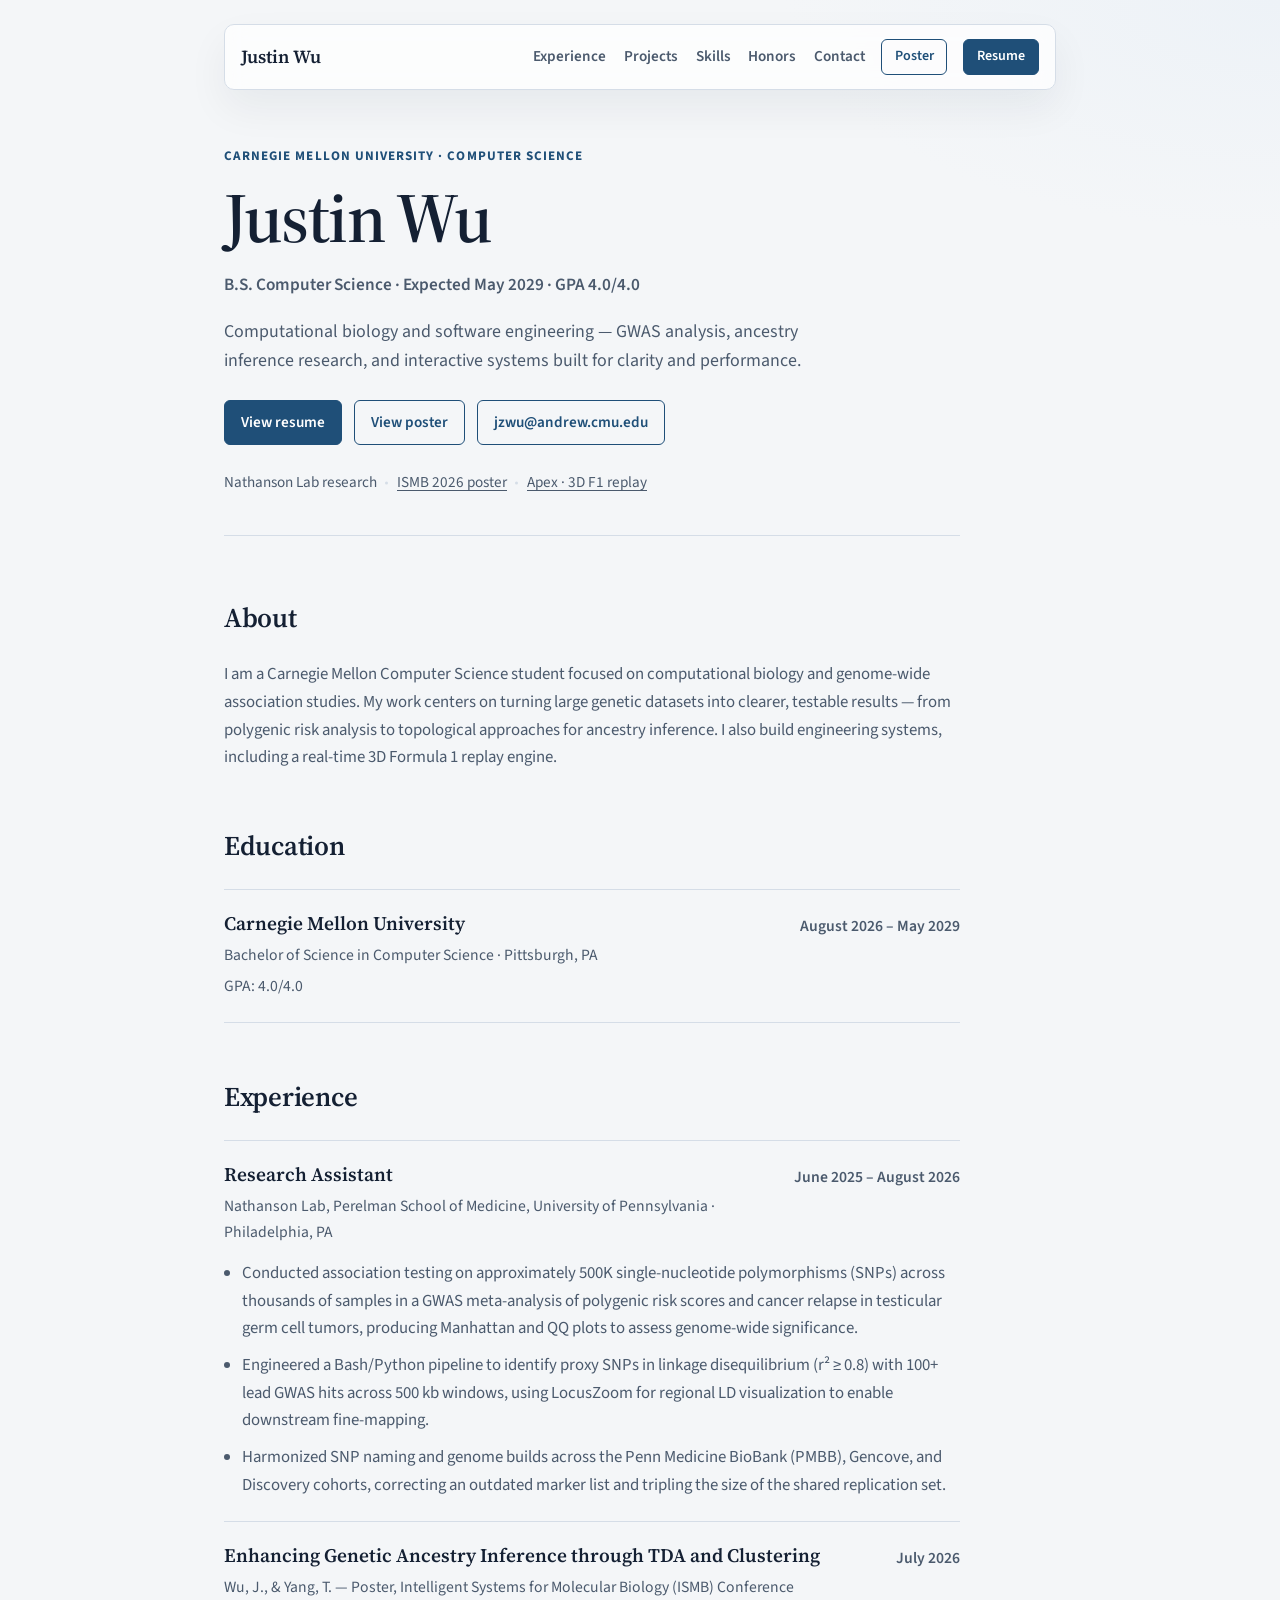
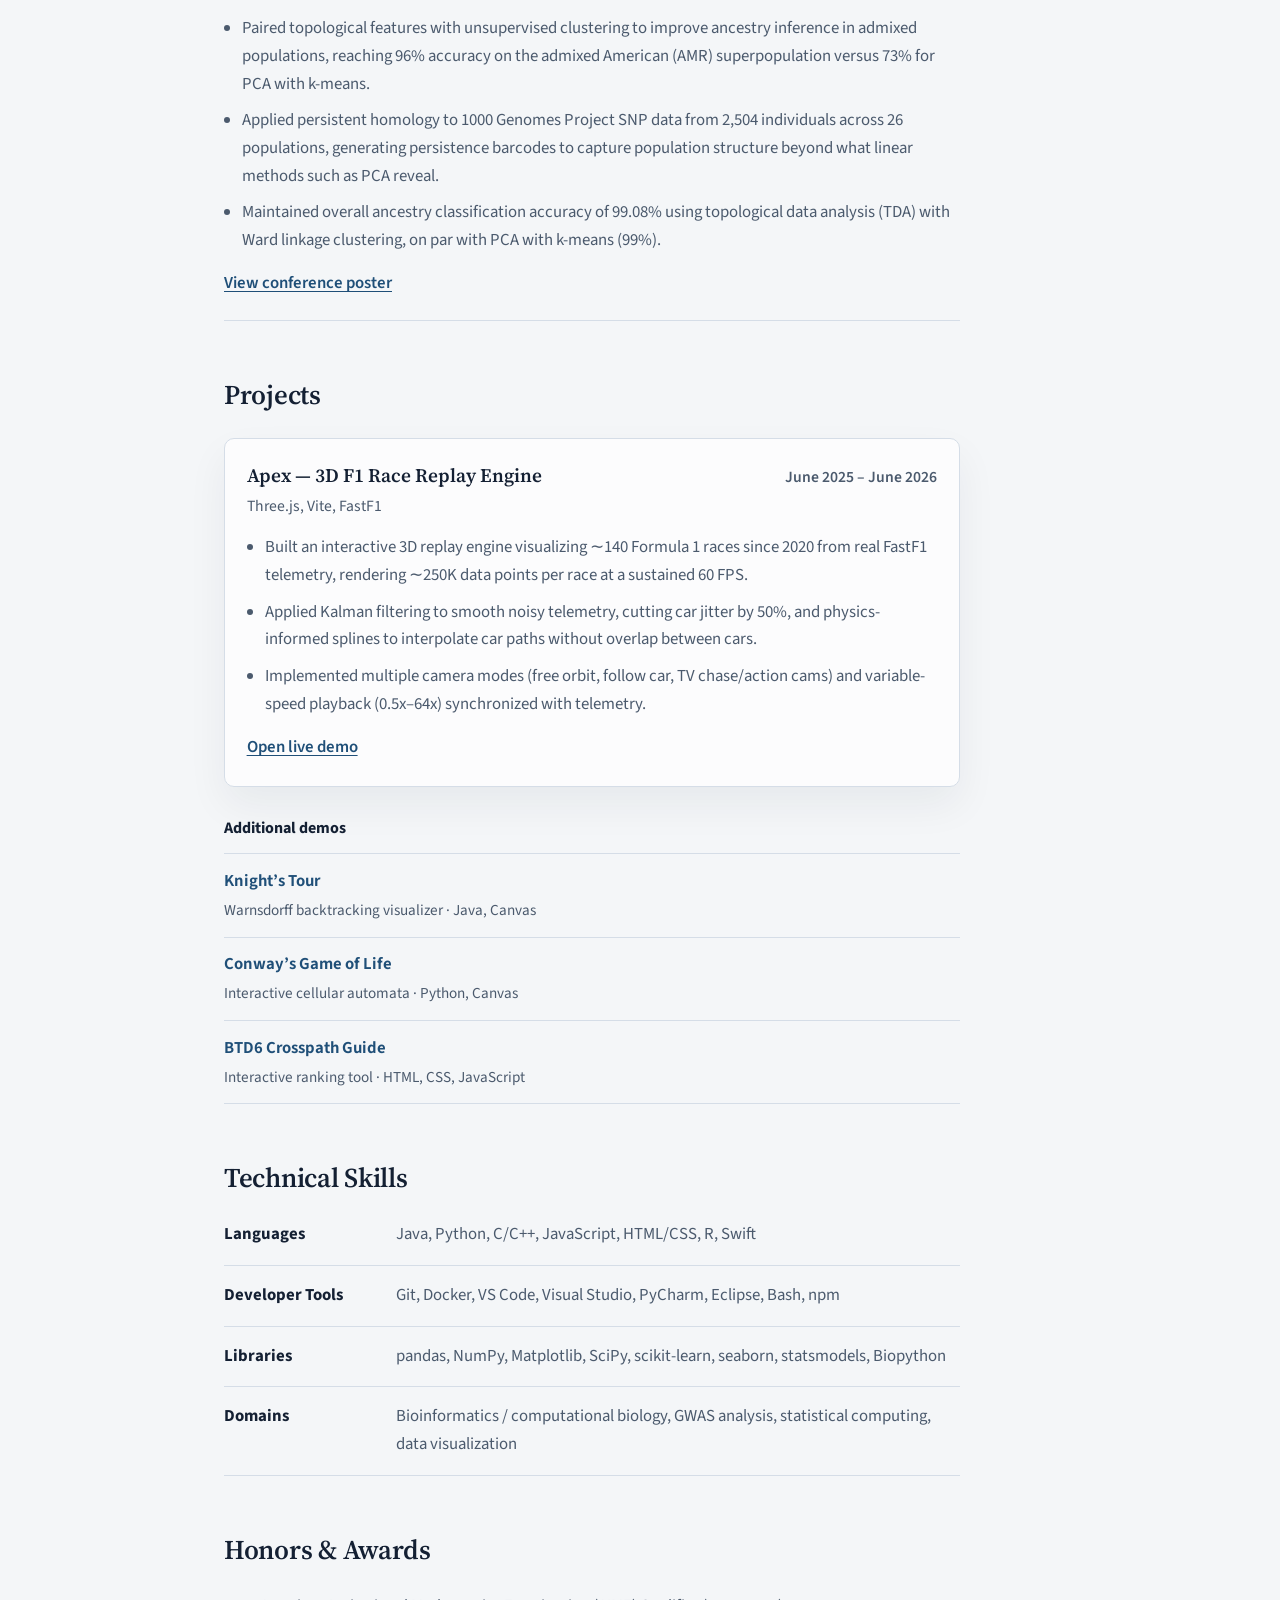
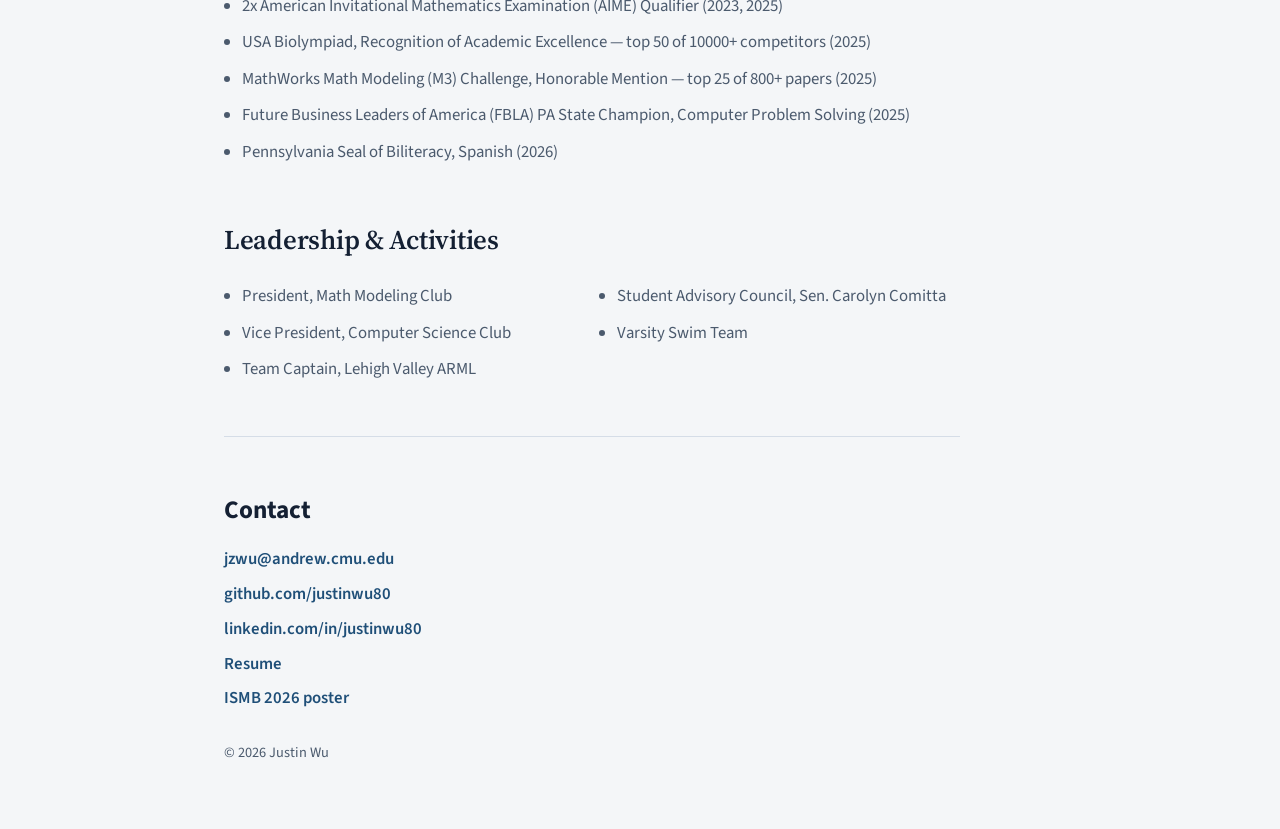
<file: index.html>
<!DOCTYPE html>
<html lang="en">

<head>
    <meta charset="utf-8">
    <meta name="viewport" content="width=device-width, initial-scale=1.0">
    <title>Justin Wu | Carnegie Mellon CS</title>
    <meta name="description"
        content="Justin Wu — Carnegie Mellon Computer Science student. Computational biology research, GWAS analysis, ISMB 2026 poster, and selected engineering projects.">
    <meta name="theme-color" content="#f4f6f8">
    <link rel="icon" type="image/jpeg" href="galaxy.jpeg">
    <link rel="preconnect" href="https://fonts.googleapis.com">
    <link rel="preconnect" href="https://fonts.gstatic.com" crossorigin>
    <link href="https://fonts.googleapis.com/css2?family=Source+Sans+3:ital,wght@0,400;0,500;0,600;0,700;1,400&family=Source+Serif+4:opsz,wght@8..60,500;8..60,600;8..60,700&display=swap" rel="stylesheet">
    <link rel="stylesheet" href="styles.css">
</head>

<body>
    <a href="#main-content" class="skip-link">Skip to content</a>

    <div class="page">
        <header class="topbar">
            <a class="brand" href="#">Justin Wu</a>
            <nav class="site-nav" aria-label="Primary">
                <a href="#experience">Experience</a>
                <a href="#projects">Projects</a>
                <a href="#skills">Skills</a>
                <a href="#honors">Honors</a>
                <a href="#contact">Contact</a>
            </nav>
            <a class="button button-small button-ghost" href="poster/">Poster</a>
            <a class="button button-small" href="resume/">Resume</a>
        </header>

        <header class="hero">
            <p class="eyebrow">Carnegie Mellon University · Computer Science</p>
            <h1>Justin Wu</h1>
            <p class="hero-role">B.S. Computer Science · Expected May 2029 · GPA 4.0/4.0</p>
            <p class="hero-summary">
                Computational biology and software engineering — GWAS analysis, ancestry inference research,
                and interactive systems built for clarity and performance.
            </p>
            <div class="hero-actions">
                <a class="button" href="resume/">View resume</a>
                <a class="button button-ghost" href="poster/">View poster</a>
                <a class="button button-ghost" href="mailto:jzwu@andrew.cmu.edu">jzwu@andrew.cmu.edu</a>
            </div>
            <ul class="hero-meta" aria-label="Highlights">
                <li>Nathanson Lab research</li>
                <li><a href="poster/">ISMB 2026 poster</a></li>
                <li><a href="apex/">Apex · 3D F1 replay</a></li>
            </ul>
        </header>

        <main id="main-content">
            <section id="about">
                <h2>About</h2>
                <p>
                    I am a Carnegie Mellon Computer Science student focused on computational biology and
                    genome-wide association studies. My work centers on turning large genetic datasets into clearer,
                    testable results — from polygenic risk analysis to topological approaches for ancestry inference.
                    I also build engineering systems, including a real-time 3D Formula 1 replay engine.
                </p>
            </section>

            <section id="education">
                <h2>Education</h2>
                <article class="entry">
                    <div class="entry-head">
                        <div>
                            <h3>Carnegie Mellon University</h3>
                            <p class="entry-sub">Bachelor of Science in Computer Science · Pittsburgh, PA</p>
                        </div>
                        <p class="entry-date">August 2026 – May 2029</p>
                    </div>
                    <p class="entry-note">GPA: 4.0/4.0</p>
                </article>
            </section>

            <section id="experience">
                <h2>Experience</h2>

                <article class="entry">
                    <div class="entry-head">
                        <div>
                            <h3>Research Assistant</h3>
                            <p class="entry-sub">Nathanson Lab, Perelman School of Medicine, University of Pennsylvania · Philadelphia, PA</p>
                        </div>
                        <p class="entry-date">June 2025 – August 2026</p>
                    </div>
                    <ul>
                        <li>Conducted association testing on approximately 500K single-nucleotide polymorphisms (SNPs)
                            across thousands of samples in a GWAS meta-analysis of polygenic risk scores and cancer
                            relapse in testicular germ cell tumors, producing Manhattan and QQ plots to assess
                            genome-wide significance.</li>
                        <li>Engineered a Bash/Python pipeline to identify proxy SNPs in linkage disequilibrium
                            (r² ≥ 0.8) with 100+ lead GWAS hits across 500 kb windows, using LocusZoom for regional LD
                            visualization to enable downstream fine-mapping.</li>
                        <li>Harmonized SNP naming and genome builds across the Penn Medicine BioBank (PMBB), Gencove,
                            and Discovery cohorts, correcting an outdated marker list and tripling the size of the
                            shared replication set.</li>
                    </ul>
                </article>

                <article class="entry">
                    <div class="entry-head">
                        <div>
                            <h3><a href="poster/">Enhancing Genetic Ancestry Inference through TDA and Clustering</a></h3>
                            <p class="entry-sub">Wu, J., &amp; Yang, T. — Poster, Intelligent Systems for Molecular Biology (ISMB) Conference</p>
                        </div>
                        <p class="entry-date">July 2026</p>
                    </div>
                    <ul>
                        <li>Paired topological features with unsupervised clustering to improve ancestry inference in
                            admixed populations, reaching 96% accuracy on the admixed American (AMR) superpopulation
                            versus 73% for PCA with k-means.</li>
                        <li>Applied persistent homology to 1000 Genomes Project SNP data from 2,504 individuals across
                            26 populations, generating persistence barcodes to capture population structure beyond what
                            linear methods such as PCA reveal.</li>
                        <li>Maintained overall ancestry classification accuracy of 99.08% using topological data
                            analysis (TDA) with Ward linkage clustering, on par with PCA with k-means (99%).</li>
                    </ul>
                    <p class="entry-link"><a href="poster/">View conference poster</a></p>
                </article>
            </section>

            <section id="projects">
                <h2>Projects</h2>

                <article class="entry featured">
                    <div class="entry-head">
                        <div>
                            <h3><a href="apex/">Apex — 3D F1 Race Replay Engine</a></h3>
                            <p class="entry-sub">Three.js, Vite, FastF1</p>
                        </div>
                        <p class="entry-date">June 2025 – June 2026</p>
                    </div>
                    <ul>
                        <li>Built an interactive 3D replay engine visualizing ∼140 Formula 1 races since 2020 from real
                            FastF1 telemetry, rendering ∼250K data points per race at a sustained 60 FPS.</li>
                        <li>Applied Kalman filtering to smooth noisy telemetry, cutting car jitter by 50%, and
                            physics-informed splines to interpolate car paths without overlap between cars.</li>
                        <li>Implemented multiple camera modes (free orbit, follow car, TV chase/action cams) and
                            variable-speed playback (0.5x–64x) synchronized with telemetry.</li>
                    </ul>
                    <p class="entry-link"><a href="apex/">Open live demo</a></p>
                </article>

                <div class="secondary-projects">
                    <h3>Additional demos</h3>
                    <ul class="link-list">
                        <li>
                            <a href="knights-tour/">Knight’s Tour</a>
                            <span>Warnsdorff backtracking visualizer · Java, Canvas</span>
                        </li>
                        <li>
                            <a href="game-of-life/">Conway’s Game of Life</a>
                            <span>Interactive cellular automata · Python, Canvas</span>
                        </li>
                        <li>
                            <a href="btd6/" id="btd6-link">BTD6 Crosspath Guide</a>
                            <span>Interactive ranking tool · HTML, CSS, JavaScript</span>
                        </li>
                    </ul>
                </div>
            </section>

            <section id="skills">
                <h2>Technical Skills</h2>
                <dl class="skills-list">
                    <div>
                        <dt>Languages</dt>
                        <dd>Java, Python, C/C++, JavaScript, HTML/CSS, R, Swift</dd>
                    </div>
                    <div>
                        <dt>Developer Tools</dt>
                        <dd>Git, Docker, VS Code, Visual Studio, PyCharm, Eclipse, Bash, npm</dd>
                    </div>
                    <div>
                        <dt>Libraries</dt>
                        <dd>pandas, NumPy, Matplotlib, SciPy, scikit-learn, seaborn, statsmodels, Biopython</dd>
                    </div>
                    <div>
                        <dt>Domains</dt>
                        <dd>Bioinformatics / computational biology, GWAS analysis, statistical computing, data visualization</dd>
                    </div>
                </dl>
            </section>

            <section id="honors">
                <h2>Honors &amp; Awards</h2>
                <ul class="plain-list">
                    <li>2x American Invitational Mathematics Examination (AIME) Qualifier (2023, 2025)</li>
                    <li>USA Biolympiad, Recognition of Academic Excellence — top 50 of 10000+ competitors (2025)</li>
                    <li>MathWorks Math Modeling (M3) Challenge, Honorable Mention — top 25 of 800+ papers (2025)</li>
                    <li>Future Business Leaders of America (FBLA) PA State Champion, Computer Problem Solving (2025)</li>
                    <li>Pennsylvania Seal of Biliteracy, Spanish (2026)</li>
                </ul>
            </section>

            <section id="leadership">
                <h2>Leadership &amp; Activities</h2>
                <ul class="plain-list two-col">
                    <li>President, Math Modeling Club</li>
                    <li>Vice President, Computer Science Club</li>
                    <li>Team Captain, Lehigh Valley ARML</li>
                    <li>Student Advisory Council, Sen. Carolyn Comitta</li>
                    <li>Varsity Swim Team</li>
                </ul>
            </section>
        </main>

        <footer id="contact" class="site-footer">
            <h2>Contact</h2>
            <ul class="contact-list">
                <li><a href="mailto:jzwu@andrew.cmu.edu">jzwu@andrew.cmu.edu</a></li>
                <li><a href="https://github.com/justinwu80" target="_blank" rel="noopener noreferrer">github.com/justinwu80</a></li>
                <li><a href="https://www.linkedin.com/in/justinwu80/" target="_blank" rel="noopener noreferrer">linkedin.com/in/justinwu80</a></li>
                <li><a href="resume/">Resume</a></li>
                <li><a href="poster/">ISMB 2026 poster</a></li>
            </ul>
            <p class="copyright">&copy; 2026 Justin Wu</p>
        </footer>
    </div>

    <script src="script.js"></script>
</body>

</html>
</file>
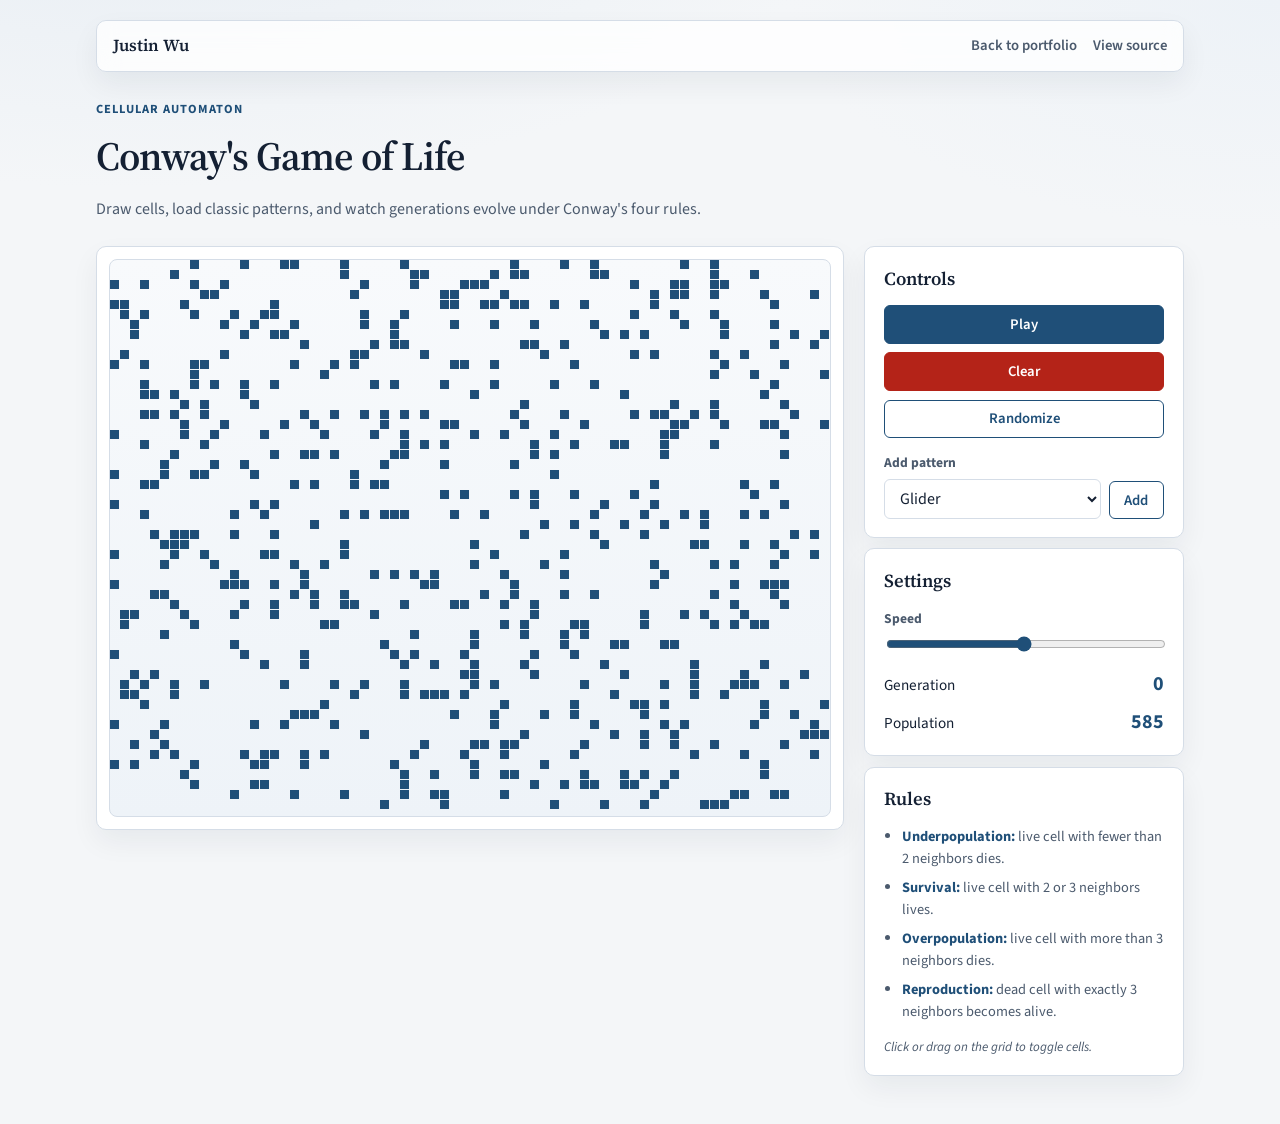
<file: game-of-life/index.html>
<!DOCTYPE html>
<html lang="en">

<head>
    <meta charset="UTF-8">
    <meta name="viewport" content="width=device-width, initial-scale=1.0">
    <title>Game of Life Demo | Justin Wu</title>
    <link rel="icon" type="image/jpeg" href="../galaxy.jpeg">
    <link rel="preconnect" href="https://fonts.googleapis.com">
    <link rel="preconnect" href="https://fonts.gstatic.com" crossorigin>
    <link href="https://fonts.googleapis.com/css2?family=Source+Sans+3:wght@400;600;700&family=Source+Serif+4:opsz,wght@8..60,600;8..60,700&display=swap" rel="stylesheet">
    <link rel="stylesheet" href="../project.css">
    <style>
        .canvas-wrap {
            width: 100%;
            min-height: min(62vh, 560px);
            height: min(62vh, 560px);
            border: 1px solid var(--line);
            border-radius: 8px;
            background:
                linear-gradient(180deg, #f8fafc 0%, #eef3f8 100%);
            overflow: hidden;
            display: flex;
            align-items: stretch;
            justify-content: stretch;
        }

        canvas#game-canvas {
            width: 100%;
            height: 100%;
            display: block;
            cursor: crosshair;
            touch-action: none;
        }

        .btn-row {
            display: grid;
            gap: 0.55rem;
        }

        .btn-row .button {
            width: 100%;
        }

        .pattern-row {
            display: grid;
            grid-template-columns: 1fr auto;
            gap: 0.5rem;
            align-items: end;
        }

        .pattern-row select {
            width: 100%;
            min-height: 2.4rem;
            padding: 0.45rem 0.65rem;
            border: 1px solid var(--line);
            border-radius: 6px;
            background: #fff;
            color: var(--ink);
            font: inherit;
        }

        .rules-list {
            margin: 0;
            padding-left: 1.1rem;
            color: var(--muted);
            font-size: 0.9rem;
        }

        .rules-list li {
            margin-bottom: 0.4rem;
        }

        .rules-list strong {
            color: var(--accent);
        }

        .hint {
            margin: 0.85rem 0 0;
            font-size: 0.82rem;
            color: var(--muted);
            font-style: italic;
        }

        @media (max-width: 860px) {
            .canvas-wrap {
                min-height: 48vh;
                height: 48vh;
            }
        }
    </style>
</head>

<body>
    <div class="page">
        <header class="topbar">
            <a class="brand" href="../">Justin Wu</a>
            <nav class="nav-links">
                <a href="../">Back to portfolio</a>
                <a href="https://github.com/justinwu80/Game-of-Life-Python" target="_blank" rel="noopener noreferrer">View source</a>
            </nav>
        </header>

        <section class="demo-hero">
            <p class="eyebrow">Cellular automaton</p>
            <h1>Conway's Game of Life</h1>
            <p>Draw cells, load classic patterns, and watch generations evolve under Conway's four rules.</p>
        </section>

        <div class="layout-split">
            <div class="panel" style="padding: 0.75rem;">
                <div class="canvas-wrap">
                    <canvas id="game-canvas" aria-label="Game of Life grid"></canvas>
                </div>
            </div>

            <aside class="stack">
                <div class="panel">
                    <h2>Controls</h2>
                    <div class="btn-row">
                        <button type="button" id="btn-play" class="button">Play</button>
                        <button type="button" id="btn-clear" class="button button-danger">Clear</button>
                        <button type="button" id="btn-random" class="button button-ghost">Randomize</button>
                    </div>
                    <div class="field" style="margin-top: 0.9rem; margin-bottom: 0;">
                        <label for="pattern-select">Add pattern</label>
                        <div class="pattern-row">
                            <select id="pattern-select">
                                <option value="glider">Glider</option>
                                <option value="gosper">Gosper Glider Gun</option>
                                <option value="pulsar">Pulsar</option>
                                <option value="spaceship">Spaceship</option>
                            </select>
                            <button type="button" id="btn-add-pattern" class="button button-ghost" aria-label="Add selected pattern">Add</button>
                        </div>
                    </div>
                </div>

                <div class="panel">
                    <h2>Settings</h2>
                    <div class="field">
                        <label for="speed-slider">Speed</label>
                        <input type="range" id="speed-slider" min="1" max="60" value="30">
                    </div>
                    <div class="stat-row">
                        <span>Generation</span>
                        <strong id="gen-count">0</strong>
                    </div>
                    <div class="stat-row" style="margin-top: 0.45rem;">
                        <span>Population</span>
                        <strong id="pop-count">0</strong>
                    </div>
                </div>

                <div class="panel">
                    <h2>Rules</h2>
                    <ul class="rules-list">
                        <li><strong>Underpopulation:</strong> live cell with fewer than 2 neighbors dies.</li>
                        <li><strong>Survival:</strong> live cell with 2 or 3 neighbors lives.</li>
                        <li><strong>Overpopulation:</strong> live cell with more than 3 neighbors dies.</li>
                        <li><strong>Reproduction:</strong> dead cell with exactly 3 neighbors becomes alive.</li>
                    </ul>
                    <p class="hint">Click or drag on the grid to toggle cells.</p>
                </div>
            </aside>
        </div>
    </div>

    <script>
        const canvas = document.getElementById('game-canvas');
        const ctx = canvas.getContext('2d');
        const btnPlay = document.getElementById('btn-play');
        const btnClear = document.getElementById('btn-clear');
        const btnRandom = document.getElementById('btn-random');
        const patternSelect = document.getElementById('pattern-select');
        const btnAddPattern = document.getElementById('btn-add-pattern');
        const speedSlider = document.getElementById('speed-slider');
        const genCountEl = document.getElementById('gen-count');
        const popCountEl = document.getElementById('pop-count');

        const CELL_COLOR = '#1f4f78';
        let cellSize = 10;
        let cols = 0;
        let rows = 0;
        let grid = [];
        let isPlaying = false;
        let animationId;
        let generation = 0;
        let lastFrameTime = 0;
        let fps = 30;
        let paintMode = null; // 0 erase, 1 paint — set on pointer down

        function createEmptyGrid(c, r) {
            return new Array(c).fill(null).map(() => new Array(r).fill(0));
        }

        function resizeCanvas() {
            const parent = canvas.parentElement;
            const width = Math.max(1, parent.clientWidth);
            const height = Math.max(1, parent.clientHeight);
            canvas.width = width;
            canvas.height = height;

            const newCols = Math.max(1, Math.floor(width / cellSize));
            const newRows = Math.max(1, Math.floor(height / cellSize));

            if (!grid.length) {
                cols = newCols;
                rows = newRows;
                grid = createEmptyGrid(cols, rows);
            } else {
                const next = createEmptyGrid(newCols, newRows);
                const copyCols = Math.min(cols, newCols);
                const copyRows = Math.min(rows, newRows);
                for (let i = 0; i < copyCols; i++) {
                    for (let j = 0; j < copyRows; j++) {
                        next[i][j] = grid[i][j];
                    }
                }
                grid = next;
                cols = newCols;
                rows = newRows;
            }

            draw();
            updateStats();
        }

        function resetGrid() {
            grid = createEmptyGrid(cols, rows);
            generation = 0;
            updateStats();
        }

        function randomizeGrid() {
            for (let i = 0; i < cols; i++) {
                for (let j = 0; j < rows; j++) {
                    grid[i][j] = Math.random() > 0.85 ? 1 : 0;
                }
            }
            generation = 0;
            draw();
            updateStats();
        }

        const patterns = {
            glider: [[0, 1], [1, 2], [2, 0], [2, 1], [2, 2]],
            gosper: [
                [0, 4], [0, 5], [1, 4], [1, 5],
                [10, 4], [10, 5], [10, 6], [11, 3], [11, 7], [12, 2], [12, 8], [13, 2], [13, 8], [14, 5], [15, 3], [15, 7], [16, 4], [16, 5], [16, 6], [17, 5],
                [20, 2], [20, 3], [20, 4], [21, 2], [21, 3], [21, 4], [22, 1], [22, 5], [24, 0], [24, 1], [24, 5], [24, 6],
                [34, 2], [34, 3], [35, 2], [35, 3]
            ],
            pulsar: [
                [2, 4], [2, 5], [2, 6], [2, 10], [2, 11], [2, 12],
                [4, 2], [4, 7], [4, 9], [4, 14],
                [5, 2], [5, 7], [5, 9], [5, 14],
                [6, 2], [6, 7], [6, 9], [6, 14],
                [7, 4], [7, 5], [7, 6], [7, 10], [7, 11], [7, 12],
                [9, 4], [9, 5], [9, 6], [9, 10], [9, 11], [9, 12],
                [10, 2], [10, 7], [10, 9], [10, 14],
                [11, 2], [11, 7], [11, 9], [11, 14],
                [12, 2], [12, 7], [12, 9], [12, 14],
                [14, 4], [14, 5], [14, 6], [14, 10], [14, 11], [14, 12]
            ],
            spaceship: [
                [1, 0], [2, 0], [3, 0], [4, 0],
                [0, 1], [4, 1],
                [4, 2],
                [0, 3], [3, 3]
            ]
        };

        function addPattern(name) {
            const pattern = patterns[name];
            if (!pattern || !cols || !rows) return;

            const offsetX = Math.floor(cols / 2) - 10;
            const offsetY = Math.floor(rows / 2) - 10;

            pattern.forEach(([x, y]) => {
                const targetX = (offsetX + x + cols) % cols;
                const targetY = (offsetY + y + rows) % rows;
                grid[targetX][targetY] = 1;
            });
            draw();
            updateStats();
        }

        function draw() {
            ctx.clearRect(0, 0, canvas.width, canvas.height);
            ctx.fillStyle = CELL_COLOR;

            let population = 0;
            for (let i = 0; i < cols; i++) {
                for (let j = 0; j < rows; j++) {
                    if (grid[i][j] === 1) {
                        ctx.fillRect(i * cellSize, j * cellSize, cellSize - 1, cellSize - 1);
                        population++;
                    }
                }
            }
            popCountEl.textContent = String(population);
        }

        function update() {
            const nextGrid = grid.map(arr => [...arr]);
            let hasChanges = false;

            for (let i = 0; i < cols; i++) {
                for (let j = 0; j < rows; j++) {
                    const neighbors = countNeighbors(grid, i, j);
                    const state = grid[i][j];

                    if (state === 0 && neighbors === 3) {
                        nextGrid[i][j] = 1;
                        hasChanges = true;
                    } else if (state === 1 && (neighbors < 2 || neighbors > 3)) {
                        nextGrid[i][j] = 0;
                        hasChanges = true;
                    }
                }
            }

            grid = nextGrid;
            if (hasChanges) {
                generation++;
                updateStats();
            }
        }

        function countNeighbors(g, x, y) {
            let sum = 0;
            for (let i = -1; i < 2; i++) {
                for (let j = -1; j < 2; j++) {
                    const col = (x + i + cols) % cols;
                    const row = (y + j + rows) % rows;
                    sum += g[col][row];
                }
            }
            sum -= g[x][y];
            return sum;
        }

        function updateStats() {
            genCountEl.textContent = String(generation);
            if (grid && grid.length > 0) {
                let population = 0;
                for (let i = 0; i < cols; i++) {
                    for (let j = 0; j < rows; j++) {
                        if (grid[i][j] === 1) population++;
                    }
                }
                popCountEl.textContent = String(population);
            }
        }

        function setPlayButton(playing) {
            btnPlay.textContent = playing ? 'Pause' : 'Play';
            btnPlay.classList.toggle('button-warn', playing);
        }

        function loop(timestamp) {
            if (!isPlaying) return;

            try {
                const interval = 1000 / fps;
                if (timestamp - lastFrameTime > interval) {
                    update();
                    draw();
                    lastFrameTime = timestamp;
                }
                animationId = requestAnimationFrame(loop);
            } catch (e) {
                console.error('Game Loop Error:', e);
                isPlaying = false;
                setPlayButton(false);
                cancelAnimationFrame(animationId);
            }
        }

        function togglePlay() {
            isPlaying = !isPlaying;
            if (isPlaying) {
                setPlayButton(true);
                lastFrameTime = 0;
                animationId = requestAnimationFrame(loop);
            } else {
                setPlayButton(false);
                cancelAnimationFrame(animationId);
            }
        }

        function clientPoint(e) {
            if (e.touches && e.touches[0]) {
                return { x: e.touches[0].clientX, y: e.touches[0].clientY };
            }
            return { x: e.clientX, y: e.clientY };
        }

        function cellFromEvent(e) {
            const rect = canvas.getBoundingClientRect();
            const scaleX = canvas.width / rect.width;
            const scaleY = canvas.height / rect.height;
            const point = clientPoint(e);
            const col = Math.floor(((point.x - rect.left) * scaleX) / cellSize);
            const row = Math.floor(((point.y - rect.top) * scaleY) / cellSize);
            if (col < 0 || col >= cols || row < 0 || row >= rows) return null;
            return { col, row };
        }

        function paintCell(col, row) {
            if (paintMode === null) return;
            grid[col][row] = paintMode;
            draw();
            updateStats();
        }

        function beginPaint(e) {
            const cell = cellFromEvent(e);
            if (!cell) return;
            // Toggle: erase if alive, paint if dead — stick to that mode while dragging
            paintMode = grid[cell.col][cell.row] === 1 ? 0 : 1;
            paintCell(cell.col, cell.row);
        }

        function continuePaint(e) {
            if (paintMode === null) return;
            const cell = cellFromEvent(e);
            if (cell) paintCell(cell.col, cell.row);
        }

        window.addEventListener('resize', resizeCanvas);

        btnPlay.addEventListener('click', togglePlay);

        btnClear.addEventListener('click', () => {
            if (isPlaying) togglePlay();
            resetGrid();
            draw();
        });

        btnRandom.addEventListener('click', () => {
            randomizeGrid();
        });

        btnAddPattern.addEventListener('click', () => {
            addPattern(patternSelect.value);
        });

        speedSlider.addEventListener('input', (e) => {
            fps = parseInt(e.target.value, 10);
        });

        canvas.addEventListener('mousedown', (e) => {
            beginPaint(e);
        });
        canvas.addEventListener('mousemove', (e) => {
            continuePaint(e);
        });
        window.addEventListener('mouseup', () => {
            paintMode = null;
        });

        canvas.addEventListener('touchstart', (e) => {
            beginPaint(e);
            e.preventDefault();
        }, { passive: false });
        canvas.addEventListener('touchmove', (e) => {
            continuePaint(e);
            e.preventDefault();
        }, { passive: false });
        window.addEventListener('touchend', () => {
            paintMode = null;
        });

        resizeCanvas();
        randomizeGrid();
        // Wait for Play — do not autoplay
    </script>
</body>

</html>
</file>
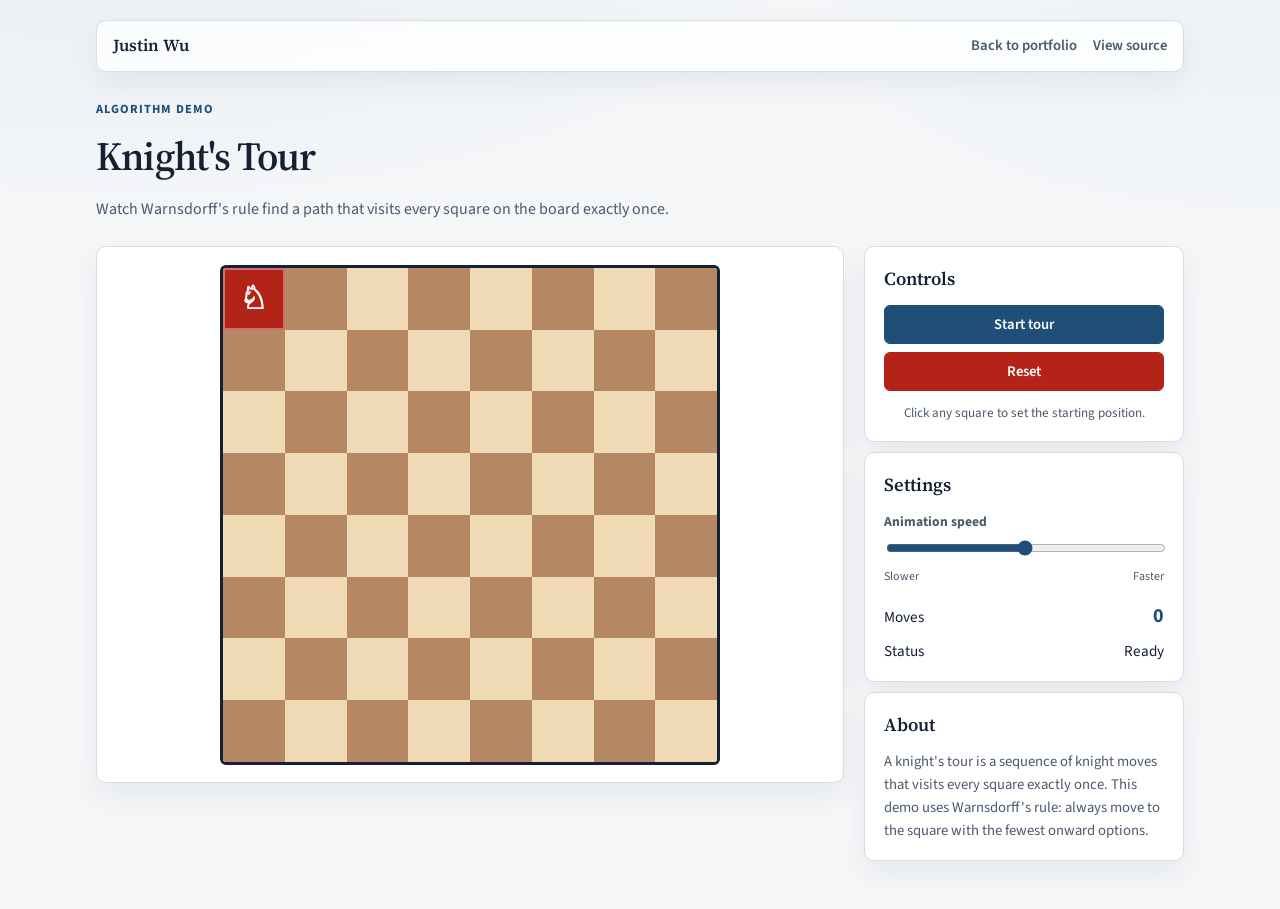
<file: knights-tour/index.html>
<!DOCTYPE html>
<html lang="en">

<head>
    <meta charset="UTF-8">
    <meta name="viewport" content="width=device-width, initial-scale=1.0">
    <title>Knight's Tour Demo | Justin Wu</title>
    <link rel="icon" type="image/jpeg" href="../galaxy.jpeg">
    <link rel="preconnect" href="https://fonts.googleapis.com">
    <link rel="preconnect" href="https://fonts.gstatic.com" crossorigin>
    <link href="https://fonts.googleapis.com/css2?family=Source+Sans+3:wght@400;600;700&family=Source+Serif+4:opsz,wght@8..60,600;8..60,700&display=swap" rel="stylesheet">
    <link rel="stylesheet" href="../project.css">
    <style>
        .board {
            display: grid;
            grid-template-columns: repeat(8, 1fr);
            grid-template-rows: repeat(8, 1fr);
            width: 100%;
            max-width: 500px;
            aspect-ratio: 1;
            border: 3px solid var(--ink);
            border-radius: 6px;
            overflow: hidden;
            margin: 0 auto;
            cursor: pointer;
            user-select: none;
        }

        .cell {
            display: flex;
            justify-content: center;
            align-items: center;
            font-weight: 700;
            font-size: clamp(0.7rem, 2.2vw, 1.05rem);
            font-variant-numeric: tabular-nums;
            transition: background-color 0.15s ease;
            position: relative;
        }

        .cell.white {
            background-color: #f0d9b5;
            color: #7a5a3a;
        }

        .cell.black {
            background-color: #b58863;
            color: #f0d9b5;
        }

        .cell.visited {
            background-color: var(--accent) !important;
            color: #fff !important;
        }

        .cell.current {
            background-color: #b42318 !important;
            color: #fff !important;
            z-index: 2;
            box-shadow: inset 0 0 0 2px rgba(255, 255, 255, 0.35);
        }

        .knight-glyph {
            font-size: clamp(1.4rem, 4vw, 2rem);
            line-height: 1;
            color: #fff;
        }

        .btn-row {
            display: grid;
            gap: 0.55rem;
        }

        .btn-row .button {
            width: 100%;
        }

        .hint {
            margin: 0.75rem 0 0;
            font-size: 0.82rem;
            text-align: center;
            color: var(--muted);
        }

        .range-labels {
            display: flex;
            justify-content: space-between;
            font-size: 0.75rem;
            color: var(--muted);
            margin-top: 0.25rem;
        }

        #status-text.is-running {
            color: var(--accent);
            font-weight: 700;
        }

        #status-text.is-paused {
            color: #b54708;
            font-weight: 700;
        }

        #status-text.is-done {
            color: #067647;
            font-weight: 700;
        }

        #status-text.is-error {
            color: #b42318;
            font-weight: 700;
        }

        .source-link {
            font-size: 0.92rem;
            font-weight: 600;
            text-decoration: none;
        }
    </style>
</head>

<body>
    <div class="page">
        <header class="topbar">
            <a class="brand" href="../">Justin Wu</a>
            <nav class="nav-links">
                <a href="../">Back to portfolio</a>
                <a class="source-link" href="https://github.com/justinwu80/Knights-Tour-Java" target="_blank" rel="noopener noreferrer">View source</a>
            </nav>
        </header>

        <section class="demo-hero">
            <p class="eyebrow">Algorithm demo</p>
            <h1>Knight's Tour</h1>
            <p>Watch Warnsdorff's rule find a path that visits every square on the board exactly once.</p>
        </section>

        <div class="layout-split">
            <div class="panel">
                <div id="chessboard" class="board" aria-label="Chessboard"></div>
            </div>

            <aside class="stack">
                <div class="panel">
                    <h2>Controls</h2>
                    <div class="btn-row">
                        <button type="button" id="btn-start" class="button">Start tour</button>
                        <button type="button" id="btn-reset" class="button button-danger">Reset</button>
                    </div>
                    <p class="hint">Click any square to set the starting position.</p>
                </div>

                <div class="panel">
                    <h2>Settings</h2>
                    <div class="field">
                        <label for="speed-slider">Animation speed</label>
                        <input type="range" id="speed-slider" min="1" max="100" value="50">
                        <div class="range-labels">
                            <span>Slower</span>
                            <span>Faster</span>
                        </div>
                    </div>
                    <div class="stat-row">
                        <span>Moves</span>
                        <strong id="move-count">0</strong>
                    </div>
                    <div class="stat-row" style="margin-top: 0.5rem;">
                        <span>Status</span>
                        <span id="status-text">Ready</span>
                    </div>
                </div>

                <div class="panel">
                    <h2>About</h2>
                    <p class="muted" style="margin: 0; font-size: 0.92rem;">
                        A knight's tour is a sequence of knight moves that visits every square exactly once.
                        This demo uses Warnsdorff's rule: always move to the square with the fewest onward options.
                    </p>
                </div>
            </aside>
        </div>
    </div>

    <script>
        const boardEl = document.getElementById('chessboard');
        const btnStart = document.getElementById('btn-start');
        const btnReset = document.getElementById('btn-reset');
        const speedSlider = document.getElementById('speed-slider');
        const moveCountEl = document.getElementById('move-count');
        const statusText = document.getElementById('status-text');

        const N = 8;
        const KNIGHT = '<span class="knight-glyph" aria-hidden="true">♘</span>';
        let board = [];
        let isRunning = false;
        let isPaused = false;
        let path = [];
        let startPos = { x: 0, y: 0 };
        let retryCount = 0;
        let runToken = 0;
        const MAX_RETRIES = 10;

        const dx = [2, 1, -1, -2, -2, -1, 1, 2];
        const dy = [1, 2, 2, 1, -1, -2, -2, -1];

        function setStatus(text, cls) {
            statusText.textContent = text;
            statusText.className = cls || '';
        }

        function setStartButton(mode) {
            btnStart.classList.remove('button-warn', 'button-ghost');
            if (mode === 'pause') {
                btnStart.textContent = 'Pause';
                btnStart.classList.add('button-warn');
            } else if (mode === 'resume') {
                btnStart.textContent = 'Resume';
                btnStart.classList.add('button-warn');
            } else {
                btnStart.textContent = 'Start tour';
            }
        }

        function initBoard() {
            boardEl.innerHTML = '';
            board = Array(N).fill().map(() => Array(N).fill(-1));

            for (let i = 0; i < N; i++) {
                for (let j = 0; j < N; j++) {
                    const cell = document.createElement('div');
                    cell.className = `cell ${(i + j) % 2 === 0 ? 'white' : 'black'}`;
                    cell.id = `cell-${i}-${j}`;
                    cell.setAttribute('role', 'button');
                    cell.setAttribute('aria-label', `Square ${i + 1}, ${j + 1}`);
                    cell.addEventListener('click', () => {
                        if (!isRunning) setStartPosition(i, j);
                    });
                    boardEl.appendChild(cell);
                }
            }

            moveCountEl.textContent = '0';
            setStatus('Ready');
            setStartPosition(startPos.x, startPos.y);
        }

        function setStartPosition(x, y) {
            document.querySelectorAll('.cell').forEach(c => {
                c.innerHTML = '';
                c.classList.remove('current', 'visited');
            });

            startPos = { x, y };
            const cell = document.getElementById(`cell-${x}-${y}`);
            cell.classList.add('current');
            cell.innerHTML = KNIGHT;
        }

        function isValid(x, y) {
            return x >= 0 && x < N && y >= 0 && y < N && board[x][y] === -1;
        }

        function getDegree(x, y) {
            let count = 0;
            for (let i = 0; i < 8; i++) {
                if (isValid(x + dx[i], y + dy[i])) count++;
            }
            return count;
        }

        function solveKnightsTour() {
            let x = startPos.x;
            let y = startPos.y;

            board = Array(N).fill().map(() => Array(N).fill(-1));
            path = [{ x, y }];
            board[x][y] = 0;

            for (let i = 0; i < N * N - 1; i++) {
                let minDeg = 9;
                let nextX = -1;
                let nextY = -1;
                const start = Math.floor(Math.random() * 8);

                for (let count = 0; count < 8; count++) {
                    const idx = (start + count) % 8;
                    const nx = x + dx[idx];
                    const ny = y + dy[idx];

                    if (isValid(nx, ny)) {
                        const deg = getDegree(nx, ny);
                        if (deg < minDeg) {
                            minDeg = deg;
                            nextX = nx;
                            nextY = ny;
                        }
                    }
                }

                if (nextX === -1) return false;

                board[nextX][nextY] = i + 1;
                path.push({ x: nextX, y: nextY });
                x = nextX;
                y = nextY;
            }
            return true;
        }

        function sleep(ms, token) {
            return new Promise(resolve => {
                setTimeout(() => resolve(token === runToken), ms);
            });
        }

        async function animateTour() {
            const token = ++runToken;
            isRunning = true;
            isPaused = false;
            setStartButton('pause');
            setStatus('Running…', 'is-running');

            document.querySelectorAll('.cell').forEach(c => {
                c.classList.remove('visited', 'current');
                c.innerHTML = '';
            });

            let solved = false;
            for (let i = 0; i < 50; i++) {
                if (solveKnightsTour()) {
                    solved = true;
                    break;
                }
            }

            if (!solved) {
                retryCount++;
                if (retryCount > MAX_RETRIES) {
                    setStatus('No solution found. Try a different start.', 'is-error');
                    setStartButton('start');
                    isRunning = false;
                    retryCount = 0;
                    setStartPosition(startPos.x, startPos.y);
                    return;
                }
                setStatus(`Retrying… (${retryCount}/${MAX_RETRIES})`, 'is-running');
                const stillActive = await sleep(100, token);
                if (!stillActive || token !== runToken) return;
                animateTour();
                return;
            }
            retryCount = 0;

            for (let i = 0; i < path.length; i++) {
                if (token !== runToken || !isRunning) break;

                const { x, y } = path[i];
                const cell = document.getElementById(`cell-${x}-${y}`);

                const prevKnight = document.querySelector('.knight-glyph');
                if (prevKnight) prevKnight.remove();

                if (i > 0) {
                    const prev = path[i - 1];
                    const prevCell = document.getElementById(`cell-${prev.x}-${prev.y}`);
                    prevCell.classList.remove('current');
                    prevCell.classList.add('visited');
                    prevCell.textContent = String(i);
                }

                cell.classList.add('current');
                cell.innerHTML = KNIGHT;
                moveCountEl.textContent = String(i + 1);

                const speedVal = parseInt(speedSlider.value, 10);
                const delay = 500 - ((speedVal - 1) * (490 / 99));

                const stillActive = await sleep(delay, token);
                if (!stillActive || token !== runToken) break;

                while (isPaused && isRunning && token === runToken) {
                    const pausedActive = await sleep(100, token);
                    if (!pausedActive || token !== runToken) break;
                }
            }

            if (token === runToken && isRunning) {
                // Mark the final square visited with its move number
                const last = path[path.length - 1];
                if (last) {
                    const lastCell = document.getElementById(`cell-${last.x}-${last.y}`);
                    lastCell.classList.remove('current');
                    lastCell.classList.add('visited');
                    lastCell.textContent = String(path.length);
                }
                setStatus('Completed!', 'is-done');
                setStartButton('start');
                isRunning = false;
                isPaused = false;
            }
        }

        btnStart.addEventListener('click', () => {
            if (!isRunning) {
                animateTour();
            } else {
                isPaused = !isPaused;
                if (isPaused) {
                    setStartButton('resume');
                    setStatus('Paused', 'is-paused');
                } else {
                    setStartButton('pause');
                    setStatus('Running…', 'is-running');
                }
            }
        });

        btnReset.addEventListener('click', () => {
            runToken++;
            isRunning = false;
            isPaused = false;
            retryCount = 0;
            setStartButton('start');
            initBoard();
        });

        initBoard();
    </script>
</body>

</html>
</file>
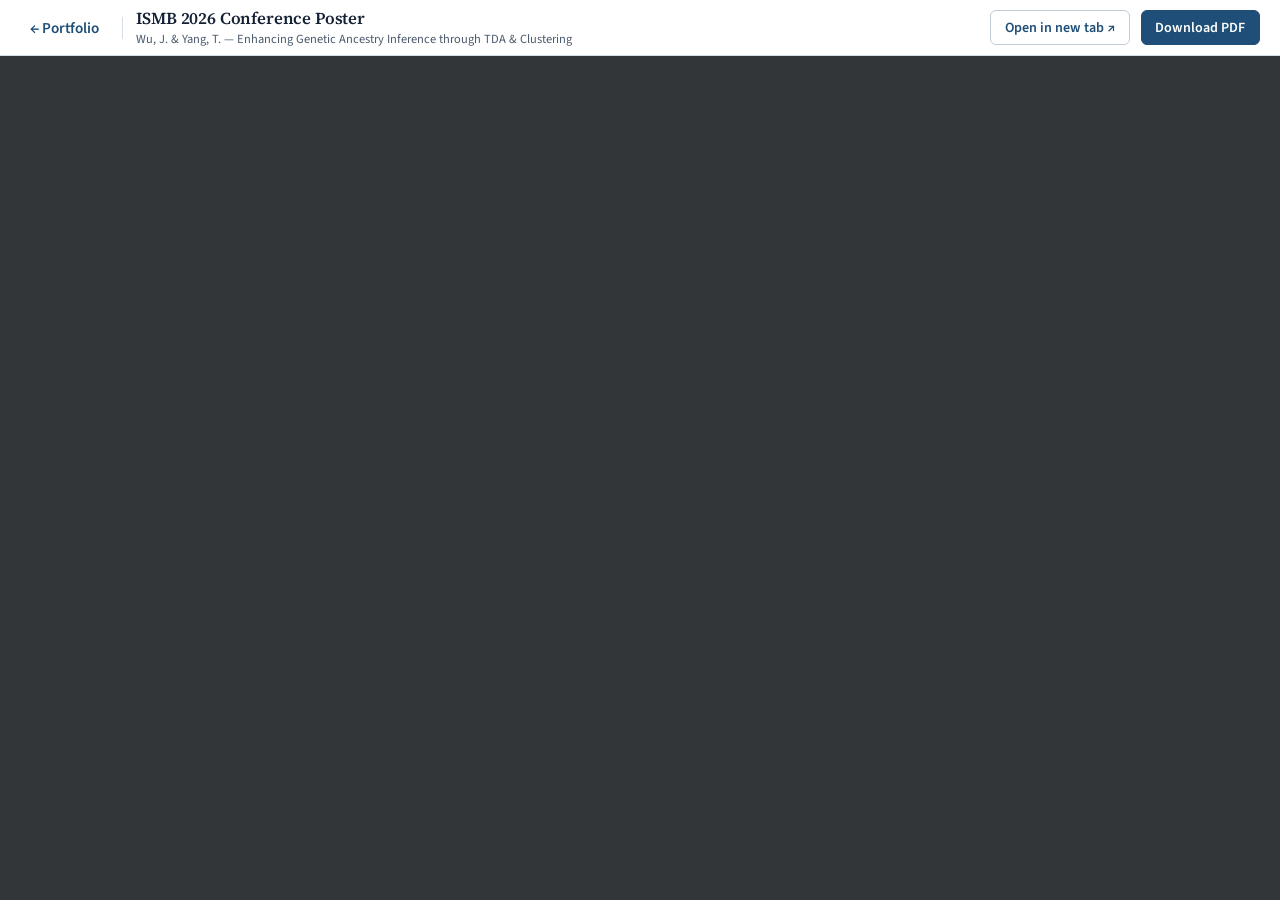
<file: poster/index.html>
<!DOCTYPE html>
<html lang="en">

<head>
    <meta charset="utf-8">
    <meta name="viewport" content="width=device-width, initial-scale=1.0">
    <title>ISMB 2026 Poster | Justin Wu</title>
    <meta name="description"
        content="Enhancing Genetic Ancestry Inference through Topological Data Analysis and Unsupervised Clustering — ISMB 2026 poster by Justin Wu & Tina Yang.">
    <meta name="theme-color" content="#f4f6f8">
    <link rel="icon" type="image/jpeg" href="../galaxy.jpeg">
    <link rel="preconnect" href="https://fonts.googleapis.com">
    <link rel="preconnect" href="https://fonts.gstatic.com" crossorigin>
    <link href="https://fonts.googleapis.com/css2?family=Source+Sans+3:ital,wght@0,400;0,500;0,600;0,700;1,400&family=Source+Serif+4:opsz,wght@8..60,500;8..60,600;8..60,700&display=swap" rel="stylesheet">
    <style>
        *, *::before, *::after {
            box-sizing: border-box;
            margin: 0;
            padding: 0;
        }

        html, body {
            height: 100%;
            width: 100%;
            margin: 0;
            padding: 0;
            overflow: hidden;
            background: #2b2e31;
            font-family: "Source Sans 3", "Segoe UI", system-ui, -apple-system, sans-serif;
            color: #142033;
        }

        .top-bar {
            height: 56px;
            width: 100%;
            display: flex;
            align-items: center;
            justify-content: space-between;
            padding: 0 1.25rem;
            background: #ffffff;
            border-bottom: 1px solid #d5dde7;
            box-sizing: border-box;
            position: relative;
            z-index: 10;
            gap: 1rem;
        }

        .title-group {
            display: flex;
            align-items: center;
            gap: 0.85rem;
            min-width: 0;
        }

        .back-link {
            display: inline-flex;
            align-items: center;
            gap: 0.35rem;
            color: #1f4f78;
            text-decoration: none;
            font-size: 0.95rem;
            font-weight: 600;
            padding: 0.35rem 0.6rem;
            border-radius: 5px;
            transition: background 0.15s ease, color 0.15s ease;
            white-space: nowrap;
        }

        .back-link:hover {
            background: rgba(31, 79, 120, 0.08);
            color: #163a58;
        }

        .divider {
            width: 1px;
            height: 22px;
            background: #d5dde7;
            flex-shrink: 0;
        }

        .title-text {
            min-width: 0;
        }

        .poster-title {
            font-family: "Source Serif 4", Georgia, serif;
            font-size: 1.05rem;
            font-weight: 600;
            color: #142033;
            letter-spacing: -0.01em;
            white-space: nowrap;
            overflow: hidden;
            text-overflow: ellipsis;
        }

        .poster-subtitle {
            font-size: 0.78rem;
            color: #4b5a6d;
            white-space: nowrap;
            overflow: hidden;
            text-overflow: ellipsis;
        }

        .actions-group {
            display: flex;
            align-items: center;
            gap: 0.65rem;
            flex-shrink: 0;
        }

        .btn {
            display: inline-flex;
            align-items: center;
            gap: 0.35rem;
            padding: 0.4rem 0.85rem;
            border-radius: 6px;
            font-size: 0.88rem;
            font-weight: 600;
            text-decoration: none;
            transition: background 0.15s ease, border-color 0.15s ease, color 0.15s ease;
            cursor: pointer;
            white-space: nowrap;
        }

        .btn-outline {
            background: transparent;
            color: #1f4f78;
            border: 1px solid #c2cdd8;
        }

        .btn-outline:hover {
            background: rgba(31, 79, 120, 0.08);
            border-color: #1f4f78;
            color: #163a58;
        }

        .btn-primary {
            background: #1f4f78;
            color: #ffffff;
            border: 1px solid #1f4f78;
        }

        .btn-primary:hover {
            background: #163a58;
            border-color: #163a58;
            color: #ffffff;
        }

        .pdf-viewer-frame {
            width: 100%;
            height: calc(100vh - 56px);
            height: calc(100dvh - 56px);
            border: none;
            display: block;
            background: #323639;
        }

        @media (max-width: 680px) {
            .poster-subtitle {
                display: none;
            }
            .btn-outline {
                display: none;
            }
            .top-bar {
                padding: 0 0.85rem;
            }
        }
    </style>
</head>

<body>
    <header class="top-bar">
        <div class="title-group">
            <a class="back-link" href="../">← Portfolio</a>
            <div class="divider"></div>
            <div class="title-text">
                <div class="poster-title">ISMB 2026 Conference Poster</div>
                <div class="poster-subtitle">Wu, J. &amp; Yang, T. — Enhancing Genetic Ancestry Inference through TDA &amp; Clustering</div>
            </div>
        </div>
        <div class="actions-group">
            <a class="btn btn-outline" href="../JustinWuPoster.pdf" target="_blank" rel="noopener">Open in new tab ↗</a>
            <a class="btn btn-primary" href="../JustinWuPoster.pdf" download="JustinWu_ISMB2026_Poster.pdf">Download PDF</a>
        </div>
    </header>

    <iframe class="pdf-viewer-frame" src="../JustinWuPoster.pdf#view=FitH" title="ISMB 2026 Poster — Justin Wu"></iframe>
</body>

</html>
</file>
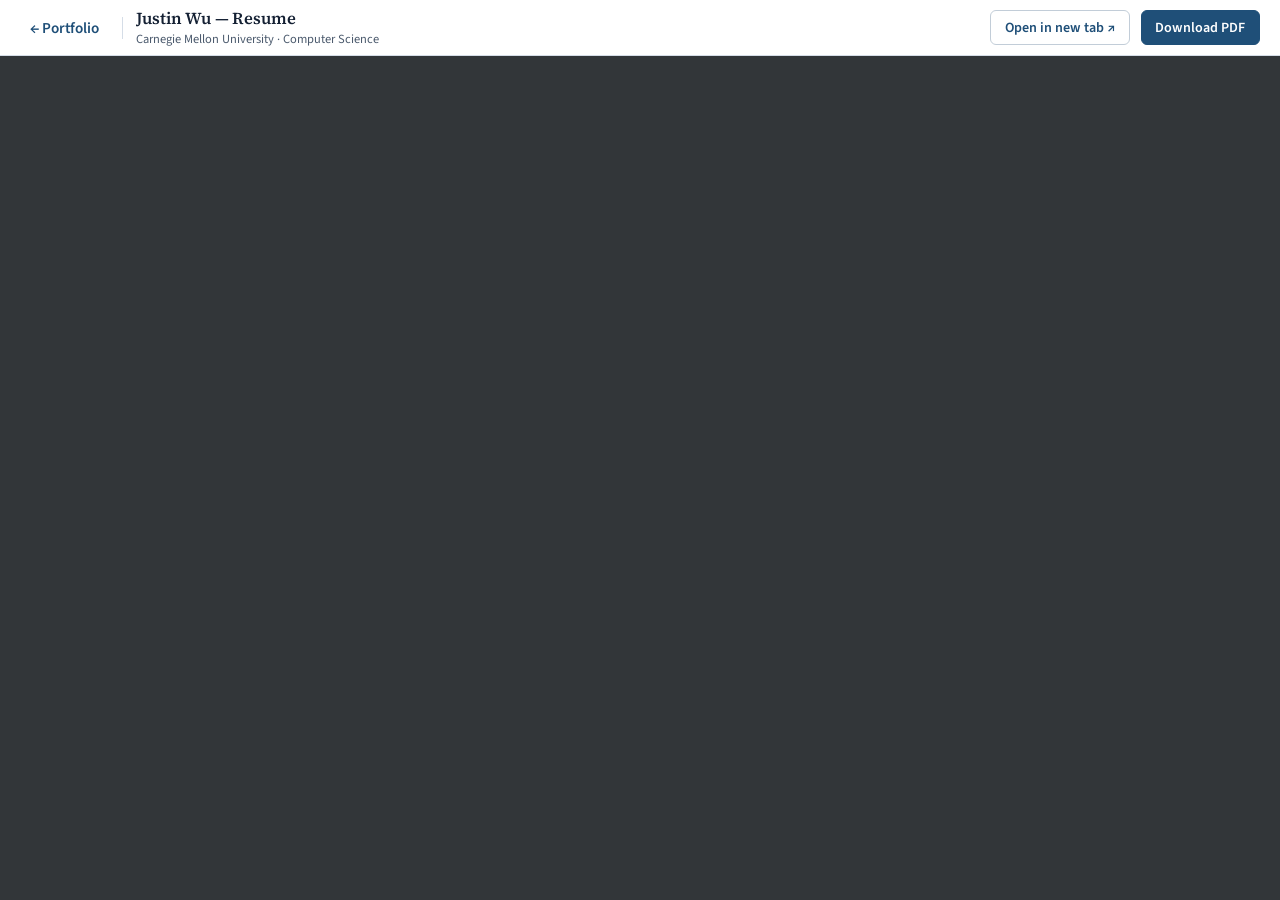
<file: resume/index.html>
<!DOCTYPE html>
<html lang="en">

<head>
    <meta charset="utf-8">
    <meta name="viewport" content="width=device-width, initial-scale=1.0">
    <title>Resume | Justin Wu</title>
    <meta name="description"
        content="Justin Wu — Carnegie Mellon Computer Science resume. Education, research, technical projects, and awards.">
    <meta name="theme-color" content="#f4f6f8">
    <link rel="icon" type="image/jpeg" href="../galaxy.jpeg">
    <link rel="preconnect" href="https://fonts.googleapis.com">
    <link rel="preconnect" href="https://fonts.gstatic.com" crossorigin>
    <link href="https://fonts.googleapis.com/css2?family=Source+Sans+3:ital,wght@0,400;0,500;0,600;0,700;1,400&family=Source+Serif+4:opsz,wght@8..60,500;8..60,600;8..60,700&display=swap" rel="stylesheet">
    <style>
        *, *::before, *::after {
            box-sizing: border-box;
            margin: 0;
            padding: 0;
        }

        html, body {
            height: 100%;
            width: 100%;
            margin: 0;
            padding: 0;
            overflow: hidden;
            background: #2b2e31;
            font-family: "Source Sans 3", "Segoe UI", system-ui, -apple-system, sans-serif;
            color: #142033;
        }

        .top-bar {
            height: 56px;
            width: 100%;
            display: flex;
            align-items: center;
            justify-content: space-between;
            padding: 0 1.25rem;
            background: #ffffff;
            border-bottom: 1px solid #d5dde7;
            box-sizing: border-box;
            position: relative;
            z-index: 10;
            gap: 1rem;
        }

        .title-group {
            display: flex;
            align-items: center;
            gap: 0.85rem;
            min-width: 0;
        }

        .back-link {
            display: inline-flex;
            align-items: center;
            gap: 0.35rem;
            color: #1f4f78;
            text-decoration: none;
            font-size: 0.95rem;
            font-weight: 600;
            padding: 0.35rem 0.6rem;
            border-radius: 5px;
            transition: background 0.15s ease, color 0.15s ease;
            white-space: nowrap;
        }

        .back-link:hover {
            background: rgba(31, 79, 120, 0.08);
            color: #163a58;
        }

        .divider {
            width: 1px;
            height: 22px;
            background: #d5dde7;
            flex-shrink: 0;
        }

        .title-text {
            min-width: 0;
        }

        .resume-title {
            font-family: "Source Serif 4", Georgia, serif;
            font-size: 1.05rem;
            font-weight: 600;
            color: #142033;
            letter-spacing: -0.01em;
            white-space: nowrap;
            overflow: hidden;
            text-overflow: ellipsis;
        }

        .resume-subtitle {
            font-size: 0.78rem;
            color: #4b5a6d;
            white-space: nowrap;
            overflow: hidden;
            text-overflow: ellipsis;
        }

        .actions-group {
            display: flex;
            align-items: center;
            gap: 0.65rem;
            flex-shrink: 0;
        }

        .btn {
            display: inline-flex;
            align-items: center;
            gap: 0.35rem;
            padding: 0.4rem 0.85rem;
            border-radius: 6px;
            font-size: 0.88rem;
            font-weight: 600;
            text-decoration: none;
            transition: background 0.15s ease, border-color 0.15s ease, color 0.15s ease;
            cursor: pointer;
            white-space: nowrap;
        }

        .btn-outline {
            background: transparent;
            color: #1f4f78;
            border: 1px solid #c2cdd8;
        }

        .btn-outline:hover {
            background: rgba(31, 79, 120, 0.08);
            border-color: #1f4f78;
            color: #163a58;
        }

        .btn-primary {
            background: #1f4f78;
            color: #ffffff;
            border: 1px solid #1f4f78;
        }

        .btn-primary:hover {
            background: #163a58;
            border-color: #163a58;
            color: #ffffff;
        }

        .pdf-viewer-frame {
            width: 100%;
            height: calc(100vh - 56px);
            height: calc(100dvh - 56px);
            border: none;
            display: block;
            background: #323639;
        }

        @media (max-width: 680px) {
            .resume-subtitle {
                display: none;
            }
            .btn-outline {
                display: none;
            }
            .top-bar {
                padding: 0 0.85rem;
            }
        }
    </style>
</head>

<body>
    <header class="top-bar">
        <div class="title-group">
            <a class="back-link" href="../">← Portfolio</a>
            <div class="divider"></div>
            <div class="title-text">
                <div class="resume-title">Justin Wu — Resume</div>
                <div class="resume-subtitle">Carnegie Mellon University · Computer Science</div>
            </div>
        </div>
        <div class="actions-group">
            <a class="btn btn-outline" href="../JustinWuOnlineResume.pdf" target="_blank" rel="noopener">Open in new tab ↗</a>
            <a class="btn btn-primary" href="../JustinWuOnlineResume.pdf" download="JustinWu_Resume.pdf">Download PDF</a>
        </div>
    </header>

    <iframe class="pdf-viewer-frame" src="../JustinWuOnlineResume.pdf#view=FitH" title="Justin Wu Resume"></iframe>
</body>

</html>
</file>
<file: styles.css>
:root {
    --bg: #f4f6f8;
    --bg-accent: #e8eef4;
    --surface: rgba(255, 255, 255, 0.72);
    --ink: #142033;
    --muted: #4b5a6d;
    --line: #d5dde7;
    --accent: #1f4f78;
    --accent-soft: rgba(31, 79, 120, 0.08);
    --shadow: 0 18px 40px rgba(20, 32, 51, 0.06);
    --serif: "Source Serif 4", Georgia, "Times New Roman", serif;
    --sans: "Source Sans 3", "Segoe UI", sans-serif;
    --measure: 46rem;
    --page: 52rem;
}

*,
*::before,
*::after {
    box-sizing: border-box;
}

html {
    scroll-behavior: smooth;
    background:
        radial-gradient(1200px 500px at 10% -10%, var(--bg-accent), transparent 60%),
        radial-gradient(900px 420px at 100% 0%, #edf2f7, transparent 55%),
        var(--bg);
    color: var(--ink);
}

body {
    margin: 0;
    min-height: 100vh;
    font-family: var(--sans);
    font-size: 1.05rem;
    line-height: 1.65;
    color: var(--ink);
    background: transparent;
}

a {
    color: var(--accent);
    text-decoration-thickness: 1px;
    text-underline-offset: 0.18em;
}

a:hover {
    color: #163a58;
}

.skip-link {
    position: absolute;
    left: 1rem;
    top: 1rem;
    z-index: 100;
    padding: 0.55rem 0.8rem;
    background: var(--accent);
    color: #fff;
    border-radius: 4px;
    transform: translateY(-160%);
    transition: transform 0.2s ease;
}

.skip-link:focus {
    transform: translateY(0);
    color: #fff;
}

.page {
    width: min(100% - 2rem, var(--page));
    margin: 0 auto;
    padding: 1.5rem 0 4rem;
}

.topbar {
    display: flex;
    align-items: center;
    gap: 1rem;
    margin-bottom: 3.5rem;
    padding: 0.85rem 1rem;
    border: 1px solid var(--line);
    border-radius: 10px;
    background: var(--surface);
    backdrop-filter: blur(10px);
    box-shadow: var(--shadow);
}

.brand {
    font-family: var(--serif);
    font-weight: 600;
    font-size: 1.15rem;
    color: var(--ink);
    text-decoration: none;
    margin-right: auto;
}

.brand:hover {
    color: var(--accent);
}

.site-nav {
    display: flex;
    flex-wrap: wrap;
    gap: 0.85rem 1.1rem;
}

.site-nav a {
    color: var(--muted);
    text-decoration: none;
    font-size: 0.95rem;
    font-weight: 600;
}

.site-nav a:hover,
.site-nav a:focus-visible {
    color: var(--ink);
}

.button {
    display: inline-flex;
    align-items: center;
    justify-content: center;
    gap: 0.4rem;
    min-height: 2.6rem;
    padding: 0.55rem 1rem;
    border-radius: 6px;
    border: 1px solid var(--accent);
    background: var(--accent);
    color: #fff;
    font-weight: 600;
    font-size: 0.95rem;
    text-decoration: none;
    transition: background 0.15s ease, color 0.15s ease, border-color 0.15s ease;
}

.button:hover {
    background: #163a58;
    border-color: #163a58;
    color: #fff;
}

.button-ghost {
    background: transparent;
    color: var(--accent);
}

.button-ghost:hover {
    background: var(--accent-soft);
    color: #163a58;
}

.button-small {
    min-height: 2.2rem;
    padding: 0.35rem 0.8rem;
    font-size: 0.88rem;
}

.hero {
    max-width: var(--measure);
    margin-bottom: 3.75rem;
    padding-bottom: 2.5rem;
    border-bottom: 1px solid var(--line);
}

.eyebrow {
    margin: 0 0 0.85rem;
    color: var(--accent);
    font-size: 0.82rem;
    font-weight: 700;
    letter-spacing: 0.08em;
    text-transform: uppercase;
}

.hero h1 {
    margin: 0;
    font-family: var(--serif);
    font-size: clamp(2.8rem, 7vw, 4.4rem);
    font-weight: 600;
    line-height: 1.05;
    letter-spacing: -0.02em;
}

.hero-role {
    margin: 1rem 0 0;
    color: var(--muted);
    font-size: 1.08rem;
    font-weight: 600;
}

.hero-summary {
    margin: 1.1rem 0 0;
    max-width: 38rem;
    color: var(--muted);
    font-size: 1.12rem;
    text-wrap: pretty;
}

.hero-actions {
    display: flex;
    flex-wrap: wrap;
    gap: 0.75rem;
    margin-top: 1.5rem;
}

.hero-meta {
    display: flex;
    flex-wrap: wrap;
    gap: 0.55rem 1.25rem;
    margin: 1.6rem 0 0;
    padding: 0;
    list-style: none;
    color: var(--muted);
    font-size: 0.95rem;
}

.hero-meta li {
    position: relative;
}

.hero-meta li:not(:last-child)::after {
    content: "";
    position: absolute;
    right: -0.7rem;
    top: 50%;
    width: 3px;
    height: 3px;
    border-radius: 50%;
    background: var(--line);
    transform: translateY(-50%);
}

.hero-meta a {
    color: inherit;
    text-decoration: underline;
    text-underline-offset: 0.18em;
}

.hero-meta a:hover {
    color: var(--accent);
}

section {
    max-width: var(--measure);
    margin-bottom: 3.25rem;
}

section h2 {
    margin: 0 0 1.25rem;
    font-family: var(--serif);
    font-size: 1.7rem;
    font-weight: 600;
    letter-spacing: -0.01em;
}

section > p {
    margin: 0;
    color: var(--muted);
    text-wrap: pretty;
}

.entry {
    padding: 1.35rem 0;
    border-top: 1px solid var(--line);
}

.entry:last-child {
    border-bottom: 1px solid var(--line);
}

.entry.featured {
    padding: 1.5rem 1.35rem;
    border: 1px solid var(--line);
    border-radius: 10px;
    background: var(--surface);
    box-shadow: var(--shadow);
}

.entry.featured + .secondary-projects {
    margin-top: 1.75rem;
}

.entry-head {
    display: flex;
    justify-content: space-between;
    gap: 1rem 1.5rem;
    align-items: flex-start;
}

.entry h3 {
    margin: 0;
    font-family: var(--serif);
    font-size: 1.2rem;
    font-weight: 600;
    line-height: 1.35;
}

.entry h3 a {
    color: inherit;
    text-decoration: none;
}

.entry h3 a:hover {
    color: var(--accent);
    text-decoration: underline;
}

.entry-sub,
.entry-date,
.entry-note {
    margin: 0.35rem 0 0;
    color: var(--muted);
    font-size: 0.98rem;
}

.entry-date {
    margin-top: 0.15rem;
    white-space: nowrap;
    font-weight: 600;
    font-variant-numeric: tabular-nums;
}

.entry ul {
    margin: 0.9rem 0 0;
    padding-left: 1.15rem;
    color: var(--muted);
}

.entry li + li {
    margin-top: 0.55rem;
}

.entry-link {
    margin: 1rem 0 0;
    font-weight: 600;
}

.secondary-projects h3 {
    margin: 0 0 0.75rem;
    font-size: 1rem;
    font-weight: 700;
    color: var(--ink);
}

.link-list {
    list-style: none;
    margin: 0;
    padding: 0;
    border-top: 1px solid var(--line);
}

.link-list li {
    display: grid;
    gap: 0.15rem;
    padding: 0.85rem 0;
    border-bottom: 1px solid var(--line);
}

.link-list a {
    font-weight: 650;
    text-decoration: none;
}

.link-list a:hover {
    text-decoration: underline;
}

.link-list span {
    color: var(--muted);
    font-size: 0.95rem;
}

.skills-list {
    margin: 0;
    display: grid;
    gap: 1rem;
}

.skills-list > div {
    display: grid;
    grid-template-columns: 9.5rem 1fr;
    gap: 0.75rem 1.25rem;
    padding-bottom: 1rem;
    border-bottom: 1px solid var(--line);
}

.skills-list dt {
    margin: 0;
    font-weight: 700;
    color: var(--ink);
}

.skills-list dd {
    margin: 0;
    color: var(--muted);
}

.plain-list {
    margin: 0;
    padding-left: 1.15rem;
    color: var(--muted);
}

.plain-list li + li {
    margin-top: 0.55rem;
}

.plain-list.two-col {
    columns: 2;
    column-gap: 2rem;
}

.site-footer {
    max-width: var(--measure);
    margin-top: 1rem;
    padding-top: 2rem;
    border-top: 1px solid var(--line);
}

.site-footer h2 {
    margin-bottom: 0.9rem;
}

.contact-list {
    list-style: none;
    margin: 0;
    padding: 0;
    display: grid;
    gap: 0.45rem;
}

.contact-list a {
    font-weight: 600;
    text-decoration: none;
}

.contact-list a:hover {
    text-decoration: underline;
}

.copyright {
    margin: 1.75rem 0 0;
    color: var(--muted);
    font-size: 0.9rem;
}

@media (max-width: 760px) {
    .topbar {
        flex-wrap: wrap;
        margin-bottom: 2.5rem;
    }

    .brand {
        margin-right: 0;
    }

    .site-nav {
        order: 3;
        width: 100%;
        padding-top: 0.35rem;
        border-top: 1px solid var(--line);
    }

    .button-small {
        margin-left: auto;
    }

    .entry-head {
        flex-direction: column;
        gap: 0.35rem;
    }

    .entry-date {
        white-space: normal;
    }

    .skills-list > div {
        grid-template-columns: 1fr;
        gap: 0.25rem;
    }

    .plain-list.two-col {
        columns: 1;
    }

    .hero-actions .button {
        width: 100%;
    }
}

@media (prefers-reduced-motion: reduce) {
    html {
        scroll-behavior: auto;
    }

    *,
    *::before,
    *::after {
        animation: none !important;
        transition: none !important;
    }
}
</file>
<file: project.css>
/* Shared formal chrome for project demos — matches portfolio tokens */
:root {
    --bg: #f4f6f8;
    --bg-accent: #e8eef4;
    --surface: #ffffff;
    --ink: #142033;
    --muted: #4b5a6d;
    --line: #d5dde7;
    --accent: #1f4f78;
    --accent-soft: rgba(31, 79, 120, 0.08);
    --shadow: 0 12px 28px rgba(20, 32, 51, 0.06);
    --serif: "Source Serif 4", Georgia, "Times New Roman", serif;
    --sans: "Source Sans 3", "Segoe UI", sans-serif;
}

*,
*::before,
*::after {
    box-sizing: border-box;
}

html {
    scroll-behavior: smooth;
    background:
        radial-gradient(1200px 500px at 10% -10%, var(--bg-accent), transparent 60%),
        radial-gradient(900px 420px at 100% 0%, #edf2f7, transparent 55%),
        var(--bg);
}

body {
    margin: 0;
    min-height: 100vh;
    font-family: var(--sans);
    color: var(--ink);
    line-height: 1.55;
    background: transparent;
}

a {
    color: var(--accent);
    text-underline-offset: 0.18em;
}

a:hover {
    color: #163a58;
}

.page {
    width: min(100% - 2rem, 68rem);
    margin: 0 auto;
    padding: 1.25rem 0 3rem;
}

.topbar {
    display: flex;
    align-items: center;
    gap: 0.85rem;
    margin-bottom: 1.75rem;
    padding: 0.75rem 1rem;
    border: 1px solid var(--line);
    border-radius: 10px;
    background: rgba(255, 255, 255, 0.78);
    backdrop-filter: blur(10px);
    box-shadow: var(--shadow);
}

.topbar .brand {
    font-family: var(--serif);
    font-weight: 600;
    font-size: 1.05rem;
    color: var(--ink);
    text-decoration: none;
    margin-right: auto;
}

.topbar .brand:hover {
    color: var(--accent);
}

.topbar .nav-links {
    display: flex;
    flex-wrap: wrap;
    gap: 0.75rem 1rem;
}

.topbar .nav-links a {
    color: var(--muted);
    text-decoration: none;
    font-size: 0.92rem;
    font-weight: 600;
}

.topbar .nav-links a:hover {
    color: var(--ink);
}

.button {
    display: inline-flex;
    align-items: center;
    justify-content: center;
    gap: 0.4rem;
    min-height: 2.4rem;
    padding: 0.45rem 0.9rem;
    border-radius: 6px;
    border: 1px solid var(--accent);
    background: var(--accent);
    color: #fff;
    font-weight: 600;
    font-size: 0.92rem;
    text-decoration: none;
    cursor: pointer;
    font-family: inherit;
}

.button:hover {
    background: #163a58;
    border-color: #163a58;
    color: #fff;
}

.button-ghost {
    background: transparent;
    color: var(--accent);
}

.button-ghost:hover {
    background: var(--accent-soft);
    color: #163a58;
}

.button-danger {
    background: #b42318;
    border-color: #b42318;
}

.button-danger:hover {
    background: #912018;
    border-color: #912018;
}

.button-warn {
    background: #b54708;
    border-color: #b54708;
}

.panel {
    border: 1px solid var(--line);
    border-radius: 10px;
    background: var(--surface);
    box-shadow: var(--shadow);
    padding: 1.1rem 1.2rem;
}

.panel h2,
.panel h3 {
    margin: 0 0 0.75rem;
    font-family: var(--serif);
    font-size: 1.15rem;
    font-weight: 600;
}

.demo-hero {
    margin-bottom: 1.5rem;
}

.demo-hero h1 {
    margin: 0.35rem 0 0;
    font-family: var(--serif);
    font-size: clamp(1.8rem, 4vw, 2.5rem);
    font-weight: 600;
    letter-spacing: -0.02em;
}

.demo-hero .eyebrow {
    margin: 0;
    color: var(--accent);
    font-size: 0.78rem;
    font-weight: 700;
    letter-spacing: 0.08em;
    text-transform: uppercase;
}

.demo-hero p {
    margin: 0.65rem 0 0;
    color: var(--muted);
    max-width: 42rem;
}

.layout-split {
    display: grid;
    grid-template-columns: minmax(0, 1fr) minmax(16rem, 20rem);
    gap: 1.25rem;
    align-items: start;
}

.muted {
    color: var(--muted);
}

.field {
    display: grid;
    gap: 0.35rem;
    margin-bottom: 0.9rem;
}

.field label {
    font-size: 0.85rem;
    font-weight: 700;
    color: var(--muted);
}

.field input[type="range"],
.field select,
.controls input[type="search"],
.controls select {
    width: 100%;
    accent-color: var(--accent);
}

.field select,
.controls select,
.controls input[type="search"] {
    min-height: 2.4rem;
    padding: 0.45rem 0.65rem;
    border: 1px solid var(--line);
    border-radius: 6px;
    background: #fff;
    color: var(--ink);
    font: inherit;
}

.stack {
    display: grid;
    gap: 0.65rem;
}

.stat-row {
    display: flex;
    justify-content: space-between;
    gap: 0.75rem;
    align-items: baseline;
    font-size: 0.95rem;
}

.stat-row strong {
    font-variant-numeric: tabular-nums;
    color: var(--accent);
    font-size: 1.25rem;
}

@media (max-width: 860px) {
    .layout-split {
        grid-template-columns: 1fr;
    }

    .topbar {
        flex-wrap: wrap;
    }

    .topbar .brand {
        margin-right: 0;
    }

    .topbar .nav-links {
        order: 3;
        width: 100%;
        padding-top: 0.35rem;
        border-top: 1px solid var(--line);
    }
}
</file>
